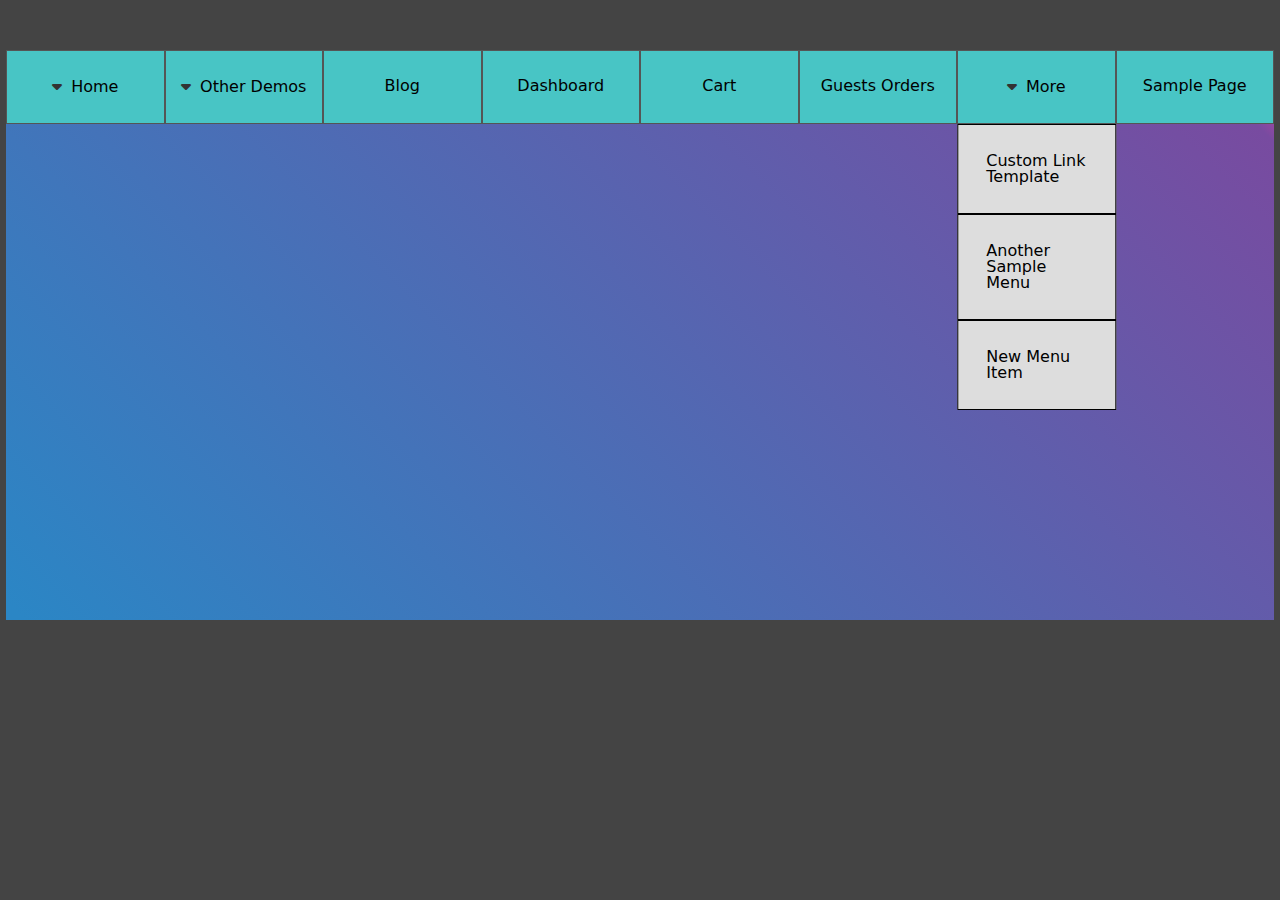
<file: html/menu-enhanced.html>
<!DOCTYPE html>
<html lang="en">
  <head>
    <meta charset="UTF-8" />
    <meta name="viewport" content="width=device-width, initial-scale=1.0" />
    <title>enhanced-menu</title>
    <link rel="stylesheet" href="../css/reset.css" />
    <link rel="stylesheet" href="../css/styles.css" />
    <link
      rel="stylesheet"
      href="https://cdnjs.cloudflare.com/ajax/libs/font-awesome/6.7.2/css/all.min.css"
      integrity="sha512-Evv84Mr4kqVGRNSgIGL/F/aIDqQb7xQ2vcrdIwxfjThSH8CSR7PBEakCr51Ck+w+/U6swU2Im1vVX0SVk9ABhg=="
      crossorigin="anonymous"
      referrerpolicy="no-referrer"
    />
  </head>
  <body>
    <div class="background">
      <nav class="menu-container">
        <div class="menu-list">Home</div>
        <div class="menu-list">Other Demos</div>
        <div class="menu-list">Blog</div>
        <div class="menu-list">Dashboard</div>
        <div class="menu-list">Cart</div>
        <div class="menu-list">Guests Orders</div>
        <div class="menu-list">More</div>
        <div class="menu-list">Sample Page</div>
      </nav>

      <div class="list-item">
        <div class="item">Custom Link Template</div>
        <div class="item">Another Sample Menu</div>
        <div class="item">New Menu Item</div>
      </div>
    </div>
  </body>
</html>
</file>
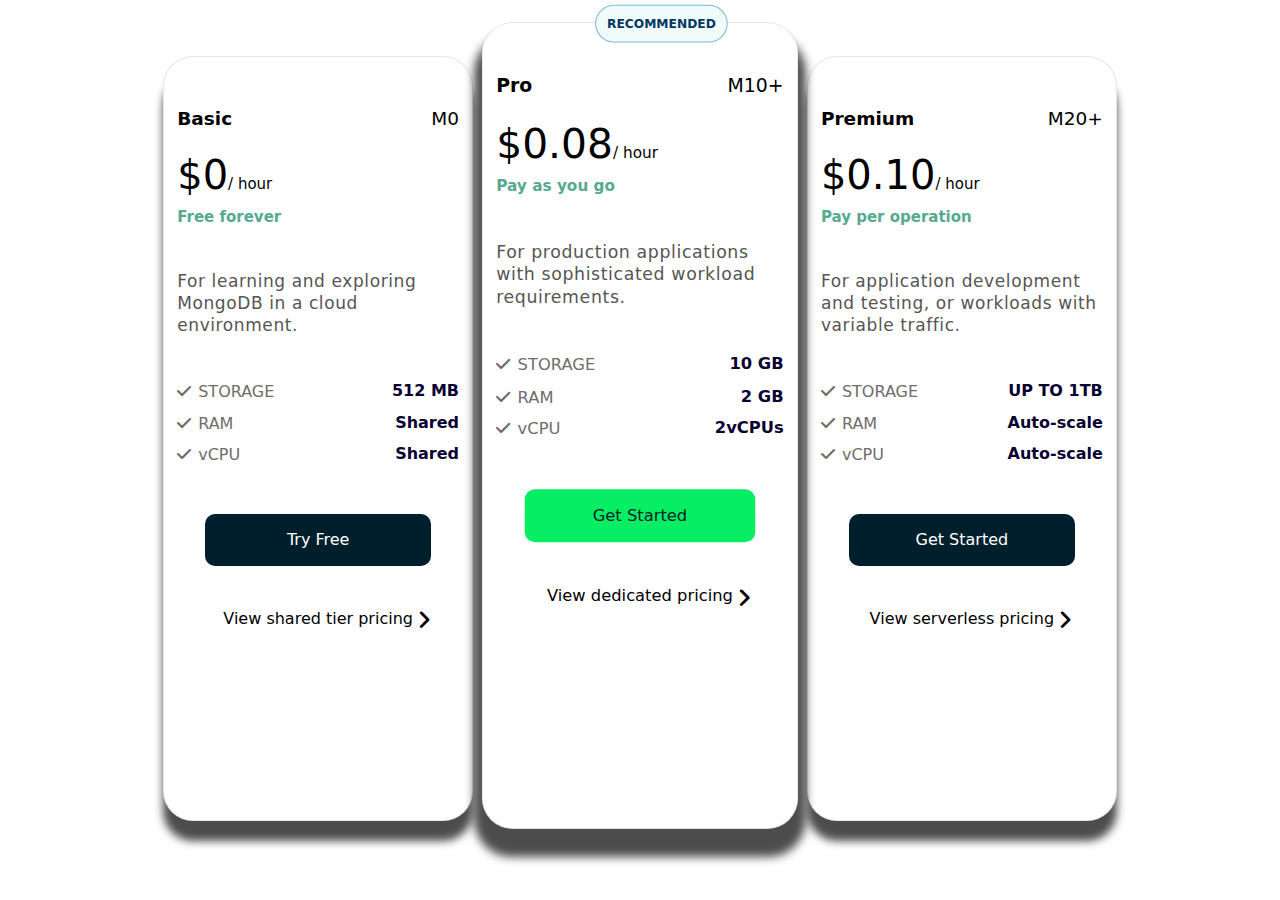
<file: html/pricing-table.html>
<!DOCTYPE html>
<html lang="en">
  <head>
    <meta charset="UTF-8" />
    <meta name="viewport" content="width=device-width, initial-scale=1.0" />
    <title>Pricing Table</title>
    <link rel="stylesheet" href="../css/reset.css" />
    <link rel="stylesheet" href="../css/styles.css" />
    <link
      rel="stylesheet"
      href="https://cdnjs.cloudflare.com/ajax/libs/font-awesome/6.7.2/css/all.min.css"
      integrity="sha512-Evv84Mr4kqVGRNSgIGL/F/aIDqQb7xQ2vcrdIwxfjThSH8CSR7PBEakCr51Ck+w+/U6swU2Im1vVX0SVk9ABhg=="
      crossorigin="anonymous"
      referrerpolicy="no-referrer"
    />
  </head>
  <body style="background-color: #ffffff">
    <div class="background-table">
      <div class="table-items">
        <div class="level">
          <div class="level-item">Basic</div>
          <div class="level-item">M0</div>
        </div>
        <div class="price">
          <div class="price-item">$0</div>
          <div class="price-item">Free forever</div>
        </div>
        <div class="description">
          <p class="descrip-content">For learning and exploring MongoDB in a cloud environment.</p>
        </div>
        <div class="metrics">
          <div class="metrics-item">
            <div class="storage-data">STORAGE</div>
            <div class="storage-data">512 MB</div>
          </div>
          <div class="metrics-item">
            <div class="storage-data">RAM</div>
            <div class="storage-data">Shared</div>
          </div>
          <div class="metrics-item">
            <div class="storage-data">vCPU</div>
            <div class="storage-data">Shared</div>
          </div>
        </div>
        <div class="button-more">
          <button type="button">Try Free</button>
          <div class="view-more">
            <a href="">View shared tier pricing</a>
          </div>
        </div>
      </div>

      <div class="table-items">
        <div class="recommended">
          <p>RECOMMENDED</p>
        </div>

        <div class="level">
          <div class="level-item">Pro</div>
          <div class="level-item">M10+</div>
        </div>
        <div class="price">
          <div class="price-item">$0.08</div>
          <div class="price-item">Pay as you go</div>
        </div>
        <div class="description">
          <p class="descrip-content">
            For production applications with sophisticated workload requirements.
          </p>
        </div>
        <div class="metrics">
          <div class="metrics-item">
            <div class="storage-data">STORAGE</div>
            <div class="storage-data">10 GB</div>
          </div>
          <div class="metrics-item">
            <div class="storage-data">RAM</div>
            <div class="storage-data">2 GB</div>
          </div>
          <div class="metrics-item">
            <div class="storage-data">vCPU</div>
            <div class="storage-data">2vCPUs</div>
          </div>
        </div>
        <div class="button-more">
          <button type="button">Get Started</button>
          <div class="view-more">
            <a href="">View dedicated pricing</a>
          </div>
        </div>
      </div>

      <div class="table-items">
        <div class="level">
          <div class="level-item">Premium</div>
          <div class="level-item">M20+</div>
        </div>
        <div class="price">
          <div class="price-item">$0.10</div>
          <div class="price-item">Pay per operation</div>
        </div>
        <div class="description">
          <p class="descrip-content">
            For application development and testing, or workloads with variable traffic.
          </p>
        </div>
        <div class="metrics">
          <div class="metrics-item">
            <div class="storage-data">STORAGE</div>
            <div class="storage-data">UP TO 1TB</div>
          </div>
          <div class="metrics-item">
            <div class="storage-data">RAM</div>
            <div class="storage-data">Auto-scale</div>
          </div>
          <div class="metrics-item">
            <div class="storage-data">vCPU</div>
            <div class="storage-data">Auto-scale</div>
          </div>
        </div>
        <div class="button-more">
          <button type="button">Get Started</button>
          <div class="view-more">
            <a href="">View serverless pricing</a>
          </div>
        </div>
      </div>
    </div>
  </body>
</html>
</file>
<file: css/styles.css>
* {
  box-sizing: border-box;
}
html {
  font-size: 62.5%;
}
body {
  font-family: system-ui, -apple-system, BlinkMacSystemFont, "Segoe UI", Roboto, Oxygen, Ubuntu,
    Cantarell, "Open Sans", "Helvetica Neue", sans-serif;
  font-size: 1.6rem;
  background-color: #444;
}

h1,
h2,
h3,
h4,
h5,
h6,
b,
strong {
  font-weight: bold;
}

i,
em {
  font-style: italic;
}

u {
  text-decoration: underline;
}

ul {
  list-style-type: disc;
  padding-left: 40px;
}
ol {
  list-style: decimal;
  padding-left: 40px;
}

input,
button,
textarea,
select {
  font-family: inherit;
  font-size: inherit;
}

.homework-list {
  font-size: 35px;
  text-align: center;
  margin-top: 10%;
}

.list-hw {
  text-align: center;
  margin-top: 50px;
}

.hw-item {
  display: flex;
  flex-direction: column;
  margin-top: 10px;
  min-height: 50px;
  background: rgba(141, 187, 123, 1);
  width: 200px;
  margin: 20px auto;
  outline: none;
  border-radius: 10px;
  transition: transform 0.05s ease-in-out;
}

li:active {
  transform: scale(0.95);
}

a {
  /* line-height: 50px; */
  text-decoration: none;
  width: 200px;
  min-height: 50px;
  color: #000;
  padding: 10px;
}

/* Ex1:  */

.background {
  width: 1268px;
  height: 570px;
  margin: 50px auto;
  background-color: #ff3cac;
  background-image: linear-gradient(225deg, #ff3cac 0%, #784ba0 5%, #2b86c5 99%);
}

.menu-container {
  display: flex;
  height: 74px;
  background-color: #0866a9;
}

.menu-list {
  width: 158.5px;
  height: 74px;
  background-color: rgb(72, 197, 197);
  border: 1px solid #555;
  text-align: center;
  line-height: 70px;
  cursor: pointer;
  transition: background-color 0.2s ease-in-out, transform 0.1s ease-in-out;
  user-select: none;
}

.menu-list:hover {
  background-color: #ddd;
}

.menu-list:active {
  background-color: #46bcc772;
  transform: scale(0.97);
}

.menu-list:first-child::before,
.menu-list:nth-child(2)::before,
.menu-list:nth-child(7)::before {
  font-family: "Font Awesome 6 Free";
  font-weight: bold;
  content: "\f0d7";
  margin-right: 9px;
  color: #333;
}

.list-item {
  width: 158.5px;
  transform: translate(951.3px);
}

.item {
  border: 0.5px solid #000;
  padding: 28px;
  background: #ddd;
}

/* Ex2:  */

.header {
  text-align: center;
  font-size: 3.5rem;
  position: absolute;
  top: 90px;
  left: 576px;
  background-color: #08aeea;
  background-image: linear-gradient(0deg, #08aeea 61%, #2a62f5 100%);
  color: transparent;
  background-clip: text;
}

.form-background {
  display: flex;
  background: #0d62e0;
  background: linear-gradient(
    90deg,
    rgba(13, 98, 224, 1) 0%,
    rgba(87, 188, 199, 1) 50%,
    rgba(83, 186, 237, 1) 100%
  );
  width: 90vw;
  min-height: 100vh;
  margin: 0 auto;
  position: relative;
}

.form {
  display: flex;
  flex-direction: column;
  width: 38%;
  min-height: 150vh;
  background-color: #fff;
  margin: 50px auto;
  padding: 100px 50px;
  border-radius: 20px;
  outline: none;
}

.form-group {
  min-height: 50px;
  background-color: #fff;
  padding: 10px;
  display: flex;
  flex-direction: column;
}

.form-group input {
  margin-top: 10px;
  border: 1px solid #000;
  border-radius: 5px;
  padding: 10px;
}

.form-group .gender {
  padding: 10px;
  margin-left: -10px;
}

.form-group .gender .gender-option input {
  transform: scale(1.3);
  margin-right: 10px;
  accent-color: #000;
}

.form-group .choice-preference .preference-option {
  margin-top: 15px;
}

.form-group .choice-preference .preference-option input {
  transform: scale(1.3);
  accent-color: #000;
}

.form-group:first-child {
  display: flex;
  flex-direction: row;
  justify-content: space-evenly;
}

.form-group .avatar-recommendation {
  padding-top: 50px;
  font-style: italic;
  font-size: 1rem;
}

.form-group img {
  object-fit: cover;
  width: 100px;
  height: 100px;
  cursor: pointer;
}

.form-group button {
  margin: 70px auto;
  width: 250px;
  height: 70px;
  color: #fff;
  background-color: #08aeea;
  background-image: linear-gradient(0deg, #08aeea 61%, #2a62f5 100%);
  outline: none;
  border: none;
  border-radius: 15px;
  cursor: pointer;
  transition: transform 0.2s ease-in-out;
}

.form-group button:hover {
  transform: translateY(-8px);
}

.form-group button:active {
  transform: scale(0.9);
}

.form-group input {
  outline: none;
  border: 1px solid #ccc;
}

.form-group input:focus {
  border: 1px solid #000;
}

.form-group input:invalid:not(:placeholder-shown) {
  border: 2px solid rgb(249, 29, 29);
}

.form-group > label:nth-child(1)::after,
.form-group > label:nth-child(2)::after,
.form-group > label:nth-child(3)::after,
.form-group > label:nth-child(4)::after,
.form-group > label:nth-child(5)::after,
.form-group > label:nth-child(7)::after {
  content: " *";
}

.form:focus-within input[type="text"]:focus,
input[type="password"]:focus,
input[type="number"]:focus,
input[type="email"]:focus {
  transform: scale(1.03);
}

/* Ex3 */

.background-table {
  display: flex;
  background-color: #ffffff;
  width: 77vw;
  min-height: 85vh;
  margin: 30px auto;
  padding: 20px 10px;
}

.table-items {
  background-color: #ffffff;
  border: 1px solid #d7d5d596;
  border-radius: 30px;
  width: calc(77vw / 3);
  min-height: 85vh;
  padding: 13px;
  box-shadow: 0px 20px 9px 0px rgba(0, 0, 0, 0.7);
  -webkit-box-shadow: 0px 20px 9px 0px rgba(0, 0, 0, 0.7);
  -moz-box-shadow: 0px 20px 9px 0px rgba(0, 0, 0, 0.7);
  transition: transform 0.2s ease-in-out, box-shadow 0.2s ease-in-out;
  user-select: none;
  margin: 6px;
}

.level {
  display: flex;
  justify-content: space-between;
  height: 40px;
  margin-top: 40px;
  font-size: 1.85rem;
}

.level .level-item:first-child {
  font-weight: bold;
}

.price {
  height: 70px;
  margin-top: 5px;
  display: flex;
  flex-direction: column;
  justify-content: space-between;
}

.price .price-item:first-child {
  font-size: 4rem;
}

.price .price-item:first-child::after {
  content: "/ hour";
  font-size: 1.5rem;
  font-weight: 500;
}

.price .price-item:last-child {
  font-size: 1.5rem;
  color: #57aa91;
  font-weight: bold;
}

.description {
  margin-top: 45px;
  font-size: 1.7rem;
  color: #565454;
  letter-spacing: 0.6px;
  line-height: 1.3;
}

.metrics {
  min-height: 70px;
  margin-top: 40px;
}

.metrics-item {
  display: flex;
  justify-content: space-between;
  line-height: 1.9;
  color: #706c6c;
}

.metrics .metrics-item .storage-data:last-child {
  font-weight: bold;
  color: #090131;
}

.metrics-item .storage-data:first-child::before {
  font-family: "Font Awesome 6 Free";
  content: "\f00c";
  font-weight: bold;
  margin-right: 7px;
}

.button-more {
  display: flex;
  flex-direction: column;
  justify-content: space-around;
  gap: 9px;
  height: 150px;
  margin-top: 25px;
  text-align: center;
}

.button-more button {
  width: 80%;
  height: 35%;
  margin: 0 auto;
  background-color: #001f2c;
  color: #fff;
  border-radius: 10px;
  border: none;
  outline: none;
  cursor: pointer;
}

.button-more button:active {
  transform: scale(1.02);
}

.background-table .table-items:nth-child(2) .button-more button {
  background-color: #07ee64;
  color: #001f2c;
}
.button-more a {
  position: relative;
}

.button-more a::after {
  position: absolute;
  top: 10px;
  right: -8px;
  font-family: "Font Awesome 6 Free";
  content: " \f105";
  font-weight: 900;
  margin-left: 4px;
  font-size: 2.2rem;
}

.table-items:nth-child(2) {
  z-index: 1;
  margin-top: -20px;
  transform: scale(1.02);
  box-shadow: 0px 20px 9px 7px rgba(0, 0, 0, 0.7);
  -webkit-box-shadow: 0px 20px 9px 7px rgba(0, 0, 0, 0.7);
  -moz-box-shadow: 0px 20px 9px 7px rgba(0, 0, 0, 0.7);
}

.table-items:nth-child(2):hover {
  z-index: 1;
  transform: translateY(-30px);
  transform: scale(1.05);
  box-shadow: 0px 47px 9px 9px rgba(0, 0, 0, 0.7);
  -webkit-box-shadow: 0px 47px 9px 9px rgba(0, 0, 0, 0.7);
  -moz-box-shadow: 0px 47px 9px 9px rgba(0, 0, 0, 0.7);
}

.table-items:hover {
  cursor: pointer;
  transform: scale(1.02);
  box-shadow: 0px 38px 13px 10px rgba(0, 0, 0, 0.7);
  -webkit-box-shadow: 0px 38px 13px 10px rgba(0, 0, 0, 0.7);
  -moz-box-shadow: 0px 38px 13px 10px rgba(0, 0, 0, 0.7);
}

.table-items:nth-child(2) {
  position: relative;
}

.recommended {
  background-color: #f0fbfc;
  width: 130px;
  height: 37px;
  color: #013760;
  border: 1.2px solid #7bb7cf;
  border-radius: 999px;
  padding: 12px 0;
  text-align: center;
  font-size: 1.2rem;
  position: absolute;
  top: -18px;
  left: 110px;
  font-weight: bold;
}

/* Ex4 */

h2:not(h1) {
  font-size: 2.5rem;
}

h3 {
  font-size: 2rem;
}

.part-1 {
  width: 750px;
  min-height: 463px;

  margin: 0 auto;
  padding: 40px 20px;
}

.part-1 .blog-title {
  font-size: 4rem;
  line-height: 1.2;
}

.author-toolsbar {
  display: flex;
  flex-direction: column;
  justify-content: space-between;
  height: 160px;

  margin-top: 30px;
  padding: 20px 0 0;
}

.author-toolsbar .author {
  display: flex;
  flex-direction: row;
  gap: 18px;
}

.author-toolsbar .author .avatar {
  width: 50px;
  height: 50px;
  object-fit: cover;
  border-radius: 50%;
}

.author-toolsbar .author .author-name {
  width: 250px;
}

.author-toolsbar .author .author-name .name {
  display: block;
  margin-top: 5px;
  min-height: 20px;
  padding: 0;
  font-size: 1.7rem;
}

.author-toolsbar .author .author-name .time-read,
.author-toolsbar .author .author-name .time-compose {
  display: inline-block;
  margin-top: 5px;
  font-size: 1.2rem;
}

.author-toolsbar .author .author-name .time-compose {
  margin-left: 9px;
}

.toolsbar {
  display: flex;
  min-height: 70px;
  border-top: 2px solid #978c8c57;
  border-bottom: 2px solid #978c8c57;
  padding: 20px;
}

.toolsbar .save {
  margin-left: 60%;
}

.toolsbar .listen,
.share,
.threedots-icon,
.comment {
  margin-left: 30px;
}

.toolsbar .listen {
  text-align: center;
}

.hand-clapping,
.comment {
  display: flex;
  gap: 5px;
  text-align: center;
  line-height: 2;
}

.hand-clapping p,
.comment p {
  font-size: 1.2rem;
}

.paragraph .para-1 {
  text-align: justify;
  margin-top: 50px;
  line-height: 1.7;
  font-size: 1.8rem;
}

.cssintrinsic-image {
  display: flex;
  flex-direction: column;
  align-items: center;
  min-height: 300px;
}

.cssintrinsic-image img {
  width: 80%;
  object-fit: cover;
}

.caption {
  font-size: 2rem;
  width: 717px;
  margin: 0 auto;
  margin-top: 100px;
}

.caption a {
  text-decoration: underline;
}

.three-dots {
  margin: 50px;
  text-align: center;
  font-size: 4rem;
  letter-spacing: 20px;
}

.part-2 {
  width: 750px;
  min-height: 100vh;

  margin: 0 auto;
  padding: 10px 20px;
  line-height: 1.7;
  font-size: 1.8rem;
  text-align: justify;
}

.part-2 .define h2 {
  font-size: 2.5rem;
}

.part-2 .define p::first-letter {
  font-size: 200%;
  font-weight: bold;
}

.intrinsic-work {
  margin-top: 50px;
}

.temporary-placeholder,
.responsive-design {
  margin-top: 20px;
  display: flex;
  flex-direction: column;
}

.temporary-placeholder p {
  margin-top: 20px;
}

.temporary-placeholder img {
  margin-top: 50px;
}

.temporary-placeholder figcaption {
  text-align: center;
  font-size: 1.3rem;
  color: #666;
}

.temporary-placeholder .example {
  margin-top: 40px;
}

.layout-shift {
  margin-top: 20px;
  display: flex;
  flex-direction: column;
}

.layout-shift p {
  margin-top: 20px;
}

.part-3 {
  width: 750px;
  min-height: 100vh;

  margin: 0 auto;
  padding: 10px 20px;
  line-height: 1.7;
  font-size: 1.8rem;
  text-align: justify;
  margin-top: 40px;
}

.part-3 img {
  margin-top: 30px;
}

.part-3 figcaption {
  text-align: center;
}

.part-4 {
  width: 750px;
  min-height: 20vh;

  margin: 0 auto;
  padding: 10px 20px;
  line-height: 1.7;
  font-size: 1.8rem;
  text-align: justify;
  margin-top: 40px;
}

.part-5 {
  width: 750px;
  min-height: 100vh;

  margin: 0 auto;
  padding: 10px 20px;
  line-height: 1.7;
  font-size: 1.8rem;
  text-align: justify;
  margin-top: 40px;
}

.part-5 .example-2,
.part-5 .example-1,
.part-5 .example-3 {
  margin-top: 40px;
}

.conclusion {
  width: 750px;
  min-height: 20vh;

  margin: 0 auto;
  padding: 10px 20px;
  line-height: 1.7;
  font-size: 1.8rem;
  text-align: justify;
  margin-top: 40px;
}

.conclusion p:last-child {
  margin-top: 40px;
}

.response {
  width: 750px;
  min-height: 150vh;
  margin: 0 auto;

  padding: 50px 40px;
}

.comment-contents {
  margin-top: 50px;
}

.response .contents {
  min-height: calc(120vh / 3);
  border-top: 1px solid black;
  padding: 40px;
}

.comment-contents .contents .contents-item {
  min-height: 60px;
  padding: 10px;
  display: flex;
  justify-content: space-between;
}

.comment-contents .contents .contents-item:nth-child(3) {
  justify-content: stretch;
  gap: 20px;
}

.comment-contents .contents .contents-item:nth-child(3) p {
  text-decoration: underline;
  font-size: 1.3rem;
}

.comment-contents .contents .contents-item:nth-child(3) i::after {
  content: "2";
  margin-left: 8px;
  font-size: 1.2rem;
}

.comment-contents .contents .contents-item .user-item {
  display: flex;
  flex-direction: row;
}

.comment-contents .contents .contents-item .user-item .user-info {
  padding: 5px 0 0;
  font-size: 1.2rem;
}

.comment-contents .contents .contents-item .user-item .user-info p {
  display: inline-block;
  margin-left: 1px;
}

.user-info a {
  padding: 0;
  margin-left: 20px;
  font-size: 1.6rem;
}

.time-comment {
  display: block;
  margin-left: 20px;
  line-height: 2;
}

.comment-contents .contents .contents-item img {
  display: block;
  width: 50px;
  height: 50px;
  object-fit: cover;
  border-radius: 50%;
}

.blog a:hover {
  text-decoration: underline;
  cursor: pointer;
}

.blog i,
.other-3dots {
  cursor: pointer;
}

.contents-item p:first-child {
  line-height: 1.8;
}

.contents-item p:last-child:not(p):hover {
  cursor: pointer;
}

.part-5 div:nth-of-type(1) {
  color: transparent;
  background-clip: text;
  background-color: #f4d03f;
  background-image: linear-gradient(132deg, #f4d03f 0%, #16a085 100%);
}

.part-5 div:nth-of-type(2) {
  color: transparent;
  background-clip: text;
  background-color: #4158d0;
  background-image: linear-gradient(43deg, #4158d0 0%, #c850c0 46%, #ffcc70 100%);
}

.part-5 div:nth-of-type(3) {
  color: transparent;
  background-clip: text;
  background-color: #00dbde;
  background-image: linear-gradient(90deg, #00dbde 0%, #fc00ff 100%);
}

h2:nth-of-type(1) {
  color: transparent;
  background-clip: text;
  background-color: #ff3cac;
  background-image: linear-gradient(225deg, #ff3cac 0%, #784ba0 50%, #2b86c5 100%);
}

.blog .part-1 p::selection,
.part-2 p::selection,
.part-3 p::selection,
.part-4 p::selection,
.part-5 p::selection,
.conclusion p::selection {
  color: rgb(255, 0, 0);
  background-color: rgba(242, 242, 32, 0.572);
}

.reply {
  cursor: pointer;
}
</file>
